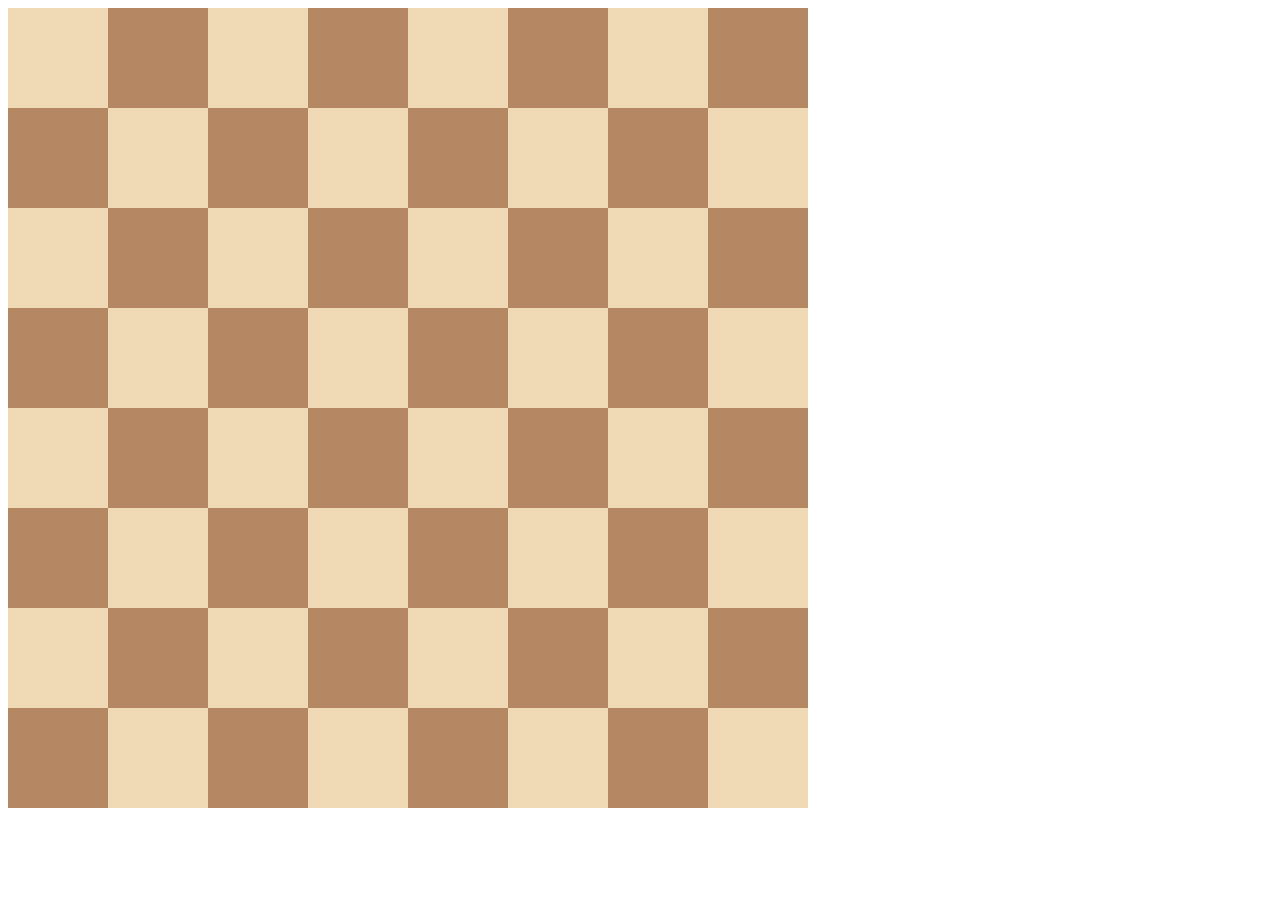
<file: CSS10.0 Display Grid/index.html>
<!DOCTYPE html>
<html>

<head>
  <title>Chessboard</title>
  <style>
    /* Write your code here */
    /* Each square should be 100px by 100px */
    /* My colours for white: #f0d9b5, black: #b58863 */

    .container{
      display: grid;
      width: 800px;
      grid-template-columns: 1fr 1fr 1fr 1fr 1fr 1fr 1fr 1fr;
      grid-template-rows: 1fr 1fr 1fr 1fr 1fr 1fr 1fr 1fr;
    }

    .white{
      height: 100px;
      width: 100px;
      background-color: #f0d9b5;
    }

    .black{
      height: 100px;
      width: 100px;
      background-color: #b58863;
    }
  </style>
</head>

<body>
  <div class="container">
    <div class="white"></div>
    <div class="black"></div>
    <div class="white"></div>
    <div class="black"></div>
    <div class="white"></div>
    <div class="black"></div>
    <div class="white"></div>
    <div class="black"></div>
    <div class="black"></div>
    <div class="white"></div>
    <div class="black"></div>
    <div class="white"></div>
    <div class="black"></div>
    <div class="white"></div>
    <div class="black"></div>
    <div class="white"></div>
    <div class="white"></div>
    <div class="black"></div>
    <div class="white"></div>
    <div class="black"></div>
    <div class="white"></div>
    <div class="black"></div>
    <div class="white"></div>
    <div class="black"></div>
    <div class="black"></div>
    <div class="white"></div>
    <div class="black"></div>
    <div class="white"></div>
    <div class="black"></div>
    <div class="white"></div>
    <div class="black"></div>
    <div class="white"></div>
    <div class="white"></div>
    <div class="black"></div>
    <div class="white"></div>
    <div class="black"></div>
    <div class="white"></div>
    <div class="black"></div>
    <div class="white"></div>
    <div class="black"></div>
    <div class="black"></div>
    <div class="white"></div>
    <div class="black"></div>
    <div class="white"></div>
    <div class="black"></div>
    <div class="white"></div>
    <div class="black"></div>
    <div class="white"></div>
    <div class="white"></div>
    <div class="black"></div>
    <div class="white"></div>
    <div class="black"></div>
    <div class="white"></div>
    <div class="black"></div>
    <div class="white"></div>
    <div class="black"></div>
    <div class="black"></div>
    <div class="white"></div>
    <div class="black"></div>
    <div class="white"></div>
    <div class="black"></div>
    <div class="white"></div>
    <div class="black"></div>
    <div class="white"></div>
  </div>
</body>

</html>
</file>
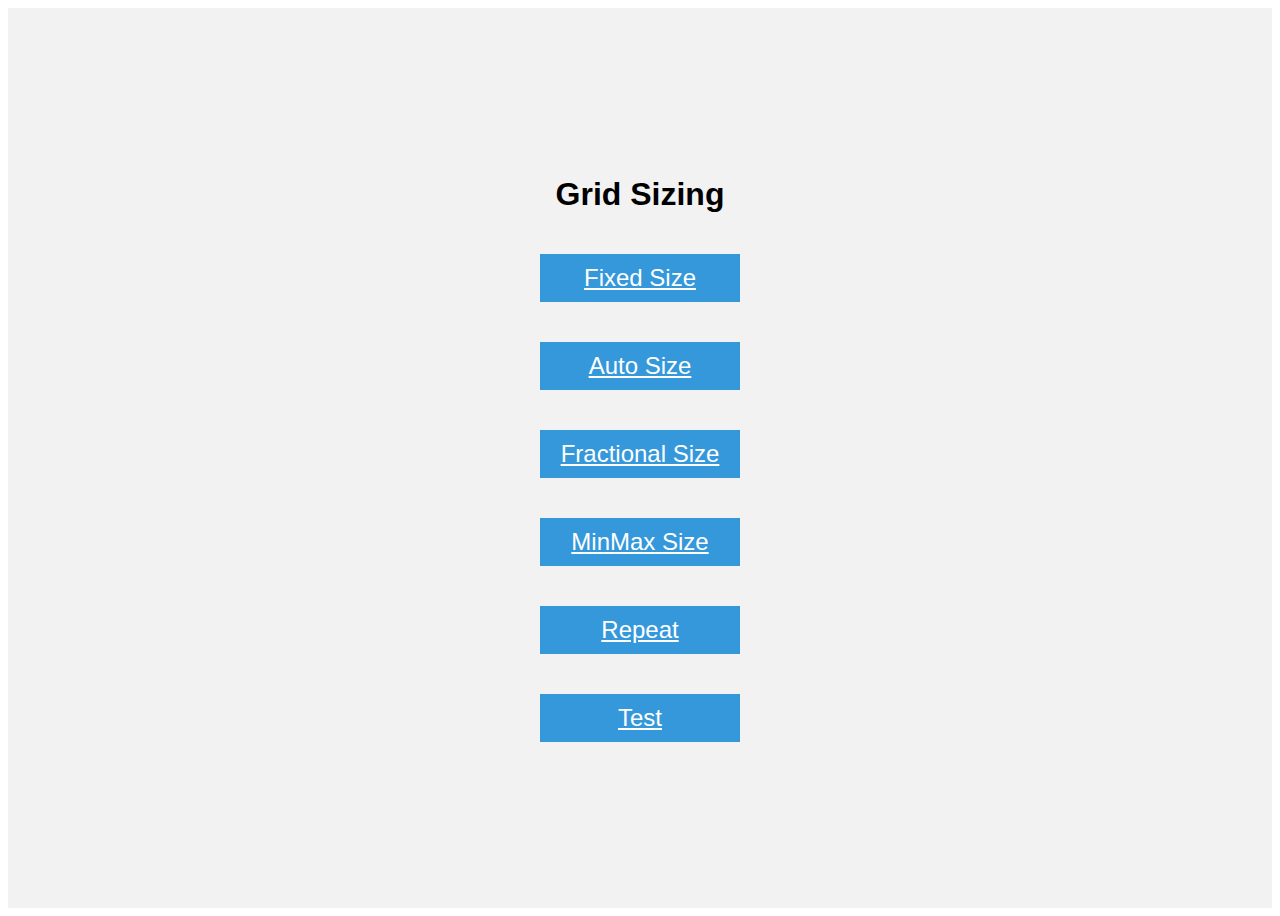
<file: CSS10.1 Grid Sizing/index.html>
<!DOCTYPE html>
<html lang="en">

<head>
  <meta charset="UTF-8">
  <meta name="google" content="notranslate">
  <meta name="viewport" content="width=device-width, initial-scale=1.0">
  <title>Grid Fundamentals</title>
  <style>
    body {
      font-family: sans-serif;
    }

    .container {
      display: flex;
      justify-content: center;
      align-items: center;
      flex-direction: column;
      height: 100vh;
      background-color: #f2f2f2;
    }

    .item {
      width: 200px;
      margin: 20px;
      background-color: #3498db;
      color: #fff;
      text-align: center;
      line-height: 2;
      font-size: 24px;
    }
  </style>
</head>

<body>
  <div class="container">
    <h1>Grid Sizing</h1>
    <a class="item" href="./fixed-size.html">Fixed Size</a>
    <a class="item" href="./auto-size.html">Auto Size</a>
    <a class="item" href="./fractional-size.html">Fractional Size</a>
    <a class="item" href="./minmax-size.html">MinMax Size</a>
    <a class="item" href="./repeat.html">Repeat</a>
    <a class="item" href="./test.html">Test</a>


  </div>
</body>

</html>
</file>
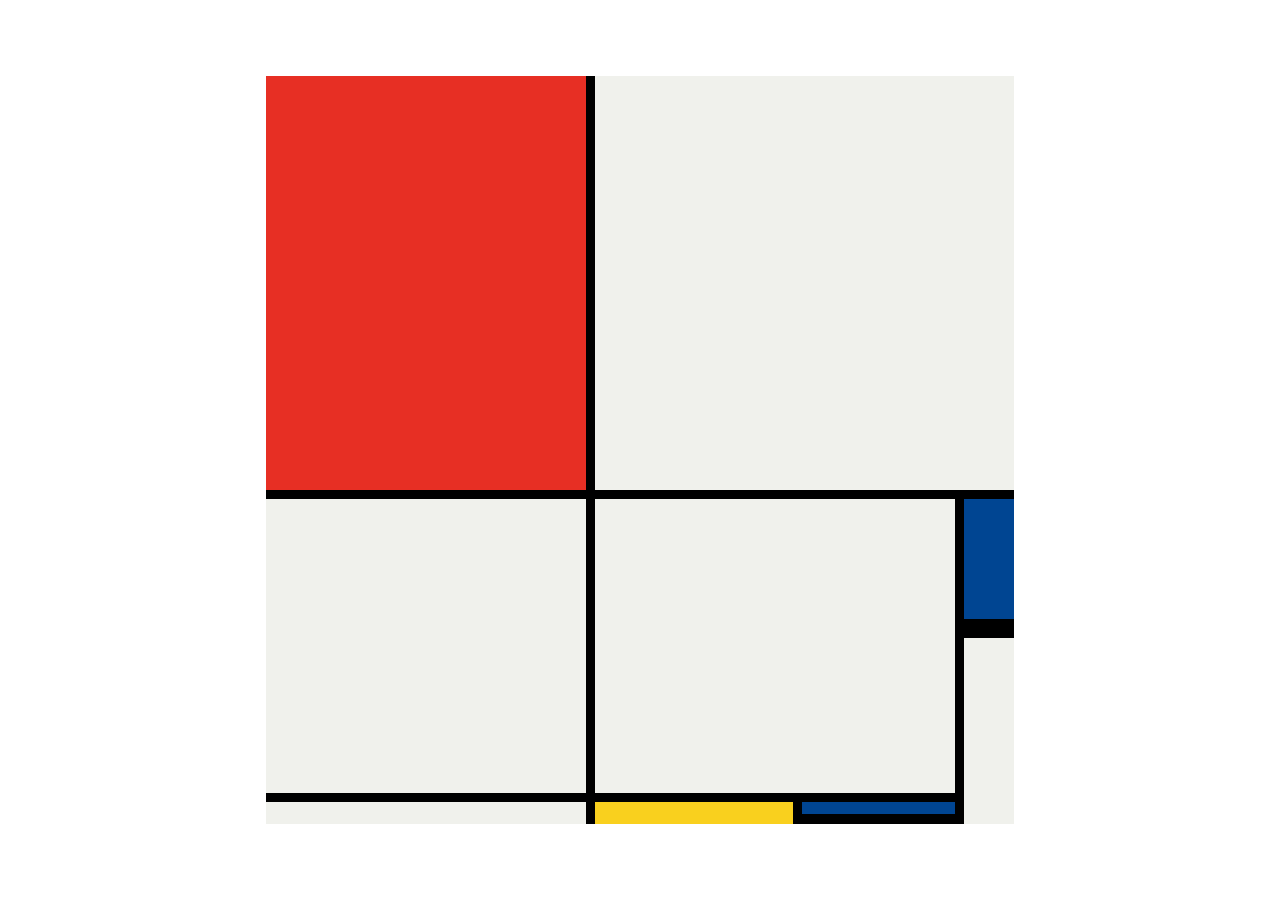
<file: CSS10.3 Mondrian Project/index.html>
<!DOCTYPE html>
<html lang="en">

<head>
  <meta charset="UTF-8">
  <meta name="viewport" content="width=device-width, initial-scale=1.0">
  <title>Mondrian Project</title>
  <style>
    /* 
    Write your CSS here 
    Gap Colour: #000
    White: #F0F1EC
    Red: #E72F24
    Black: #232629
    Blue: #004592
    Yellow: #F9D01E

    For dimensions, see dimensions.png image.
    HINT: Remember you can't change the properties of grid lines.
    But grid lines are transparent!
    */
    body {
      display: flex;
      justify-content: center;
      align-items: center;
      height: 100vh;
      margin: 0;
      padding: 0;
    }

    .container {
      height: 748px;
      width: 748px;
      display: grid;
      background-color: #000;
      grid-template-columns: 320px 198px 153px 50px;
      grid-template-rows: 414px 130px 155px 22px;
      gap: 9px;
    }

    .item {
      background-color: #F0F1EC;
    }

    .red {
      background-color: #E72F24;
    }

    .white1 {
      grid-column: span 3;
    }

    .white2 {
      grid-row: span 2;
    }

    .white3 {
      grid-area: 2 / 2 / 4 /4
    }

    .blue {
      background-color: #004592;
      border-bottom: 10px solid #000;
    }

    .white4 {
      grid-row: span 2;
    }

    .yellow {
      background-color: #F9D01E;
    }

    .black {
      background-color: #232629;
    }

  </style>
</head>

<body>
  <!-- Write your HTML here -->
  <div class="container">
      <div class="item red"></div>
      <div class="item white1"></div>
      <div class="item white2"></div>
      <div class="item white3"></div>

      <div class="item blue"></div>
      <div class="item white4"></div>

      <div class="item"></div>
      <div class="item yellow"></div>
      <div class="item blue"></div>
  </div>
</body>

</html>
</file>
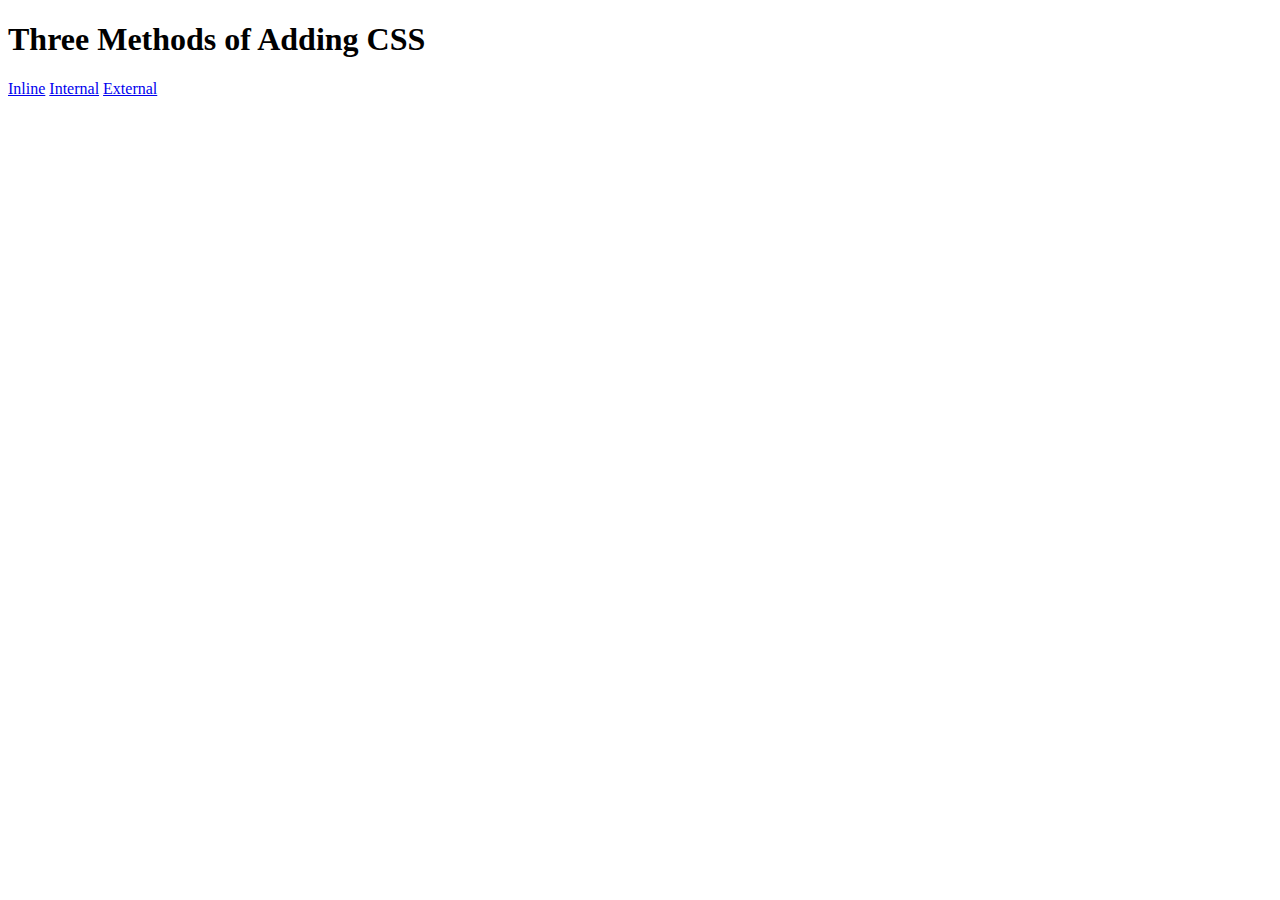
<file: CSS5.1. Adding CSS/index.html>
<!DOCTYPE html>
<html lang="en">

<head>
  <meta charset="UTF-8">
  <title>Adding CSS</title>
</head>

<body>
  <h1>Three Methods of Adding CSS</h1>
  <!-- Create 3 Links to The 3 Webpages: inline, internal and external -->
  
    <a href="./inline.html">Inline</a>
    <a href="./internal.html">Internal</a>
    <a href="./external.html">External</a>
</body>

</html>
</file>
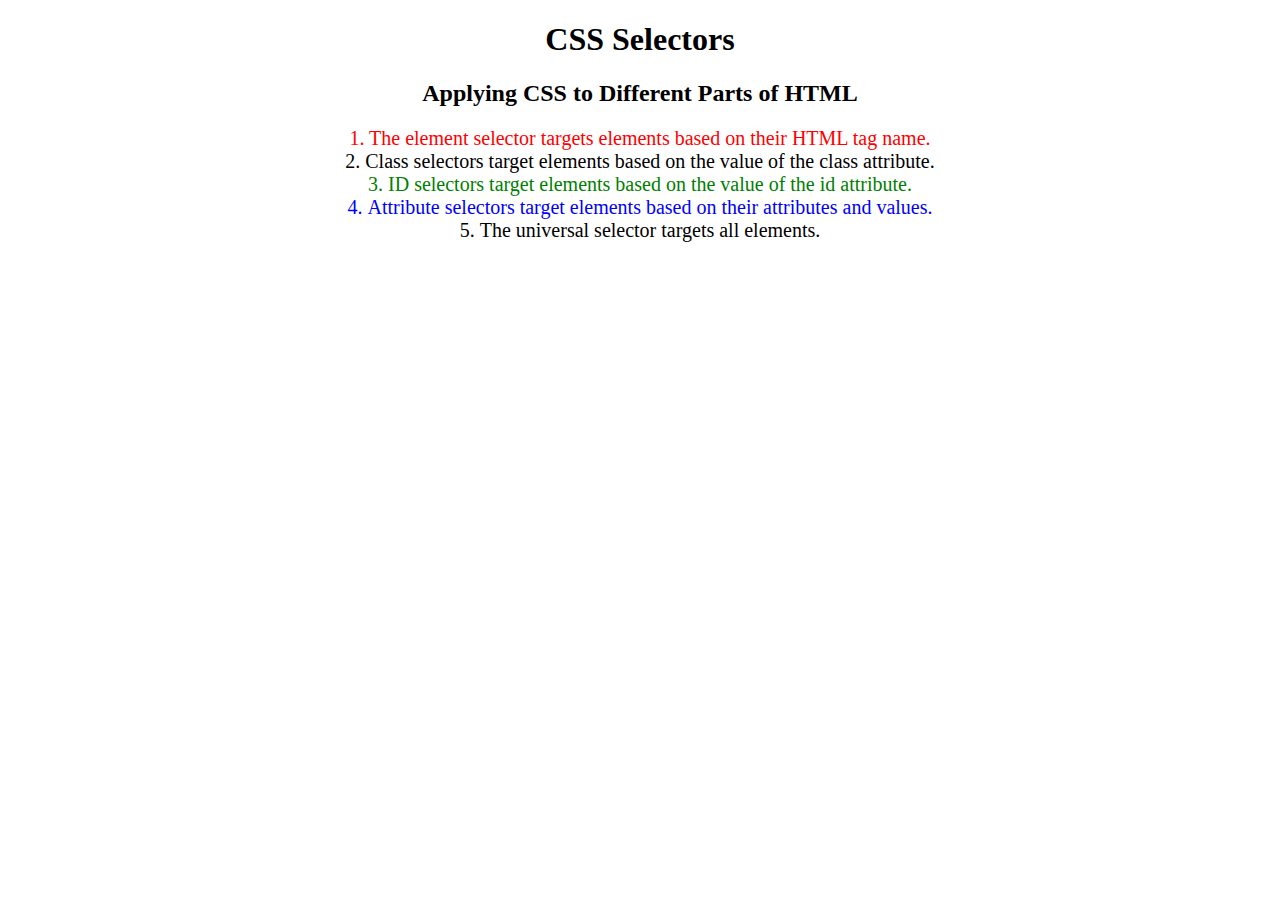
<file: CSS5.3 CSS Selectors/index.html>
<!DOCTYPE html>
<html lang="en">

<head>
  <meta charset="UTF-8">
  <title>CSS Selectors</title>
  <link rel="stylesheet" href="./style.css" />
</head>

<body>
  <h1>CSS Selectors</h1>
  <h2>Applying CSS to Different Parts of HTML</h2>
  <!-- TODO 1: Set the CSS for all paragraph tags to "color: red" -->
  <p class="note">1. The element selector targets elements based on their HTML tag name.</p>

  <ol>
    <!-- TODO 2: Set the CSS for all elements with a class of "note" to "font-size: 20px" -->
    <li class="note" value="2">Class selectors target elements based on the value of the class attribute.</li>

    <!-- TODO 3: Set the CSS for the element with an id of "id-selector-demo" to "color: green" -->
    <li class="note" id="id-selector-demo" value="3">ID selectors target elements based on the value of the id
      attribute.</li>

    <!-- TODO 4: Set the CSS for the li elements that have the "value" attribute set to "4" to have "color: blue" -->
    <li class="note" value="4">Attribute selectors target elements based on their attributes and values.</li>

    <!-- TODO 5: Set all elements to have "text-align: center" -->
    <li class="note" value="5">The universal selector targets all elements.</li>
  </ol>
</body>

</html>
</file>
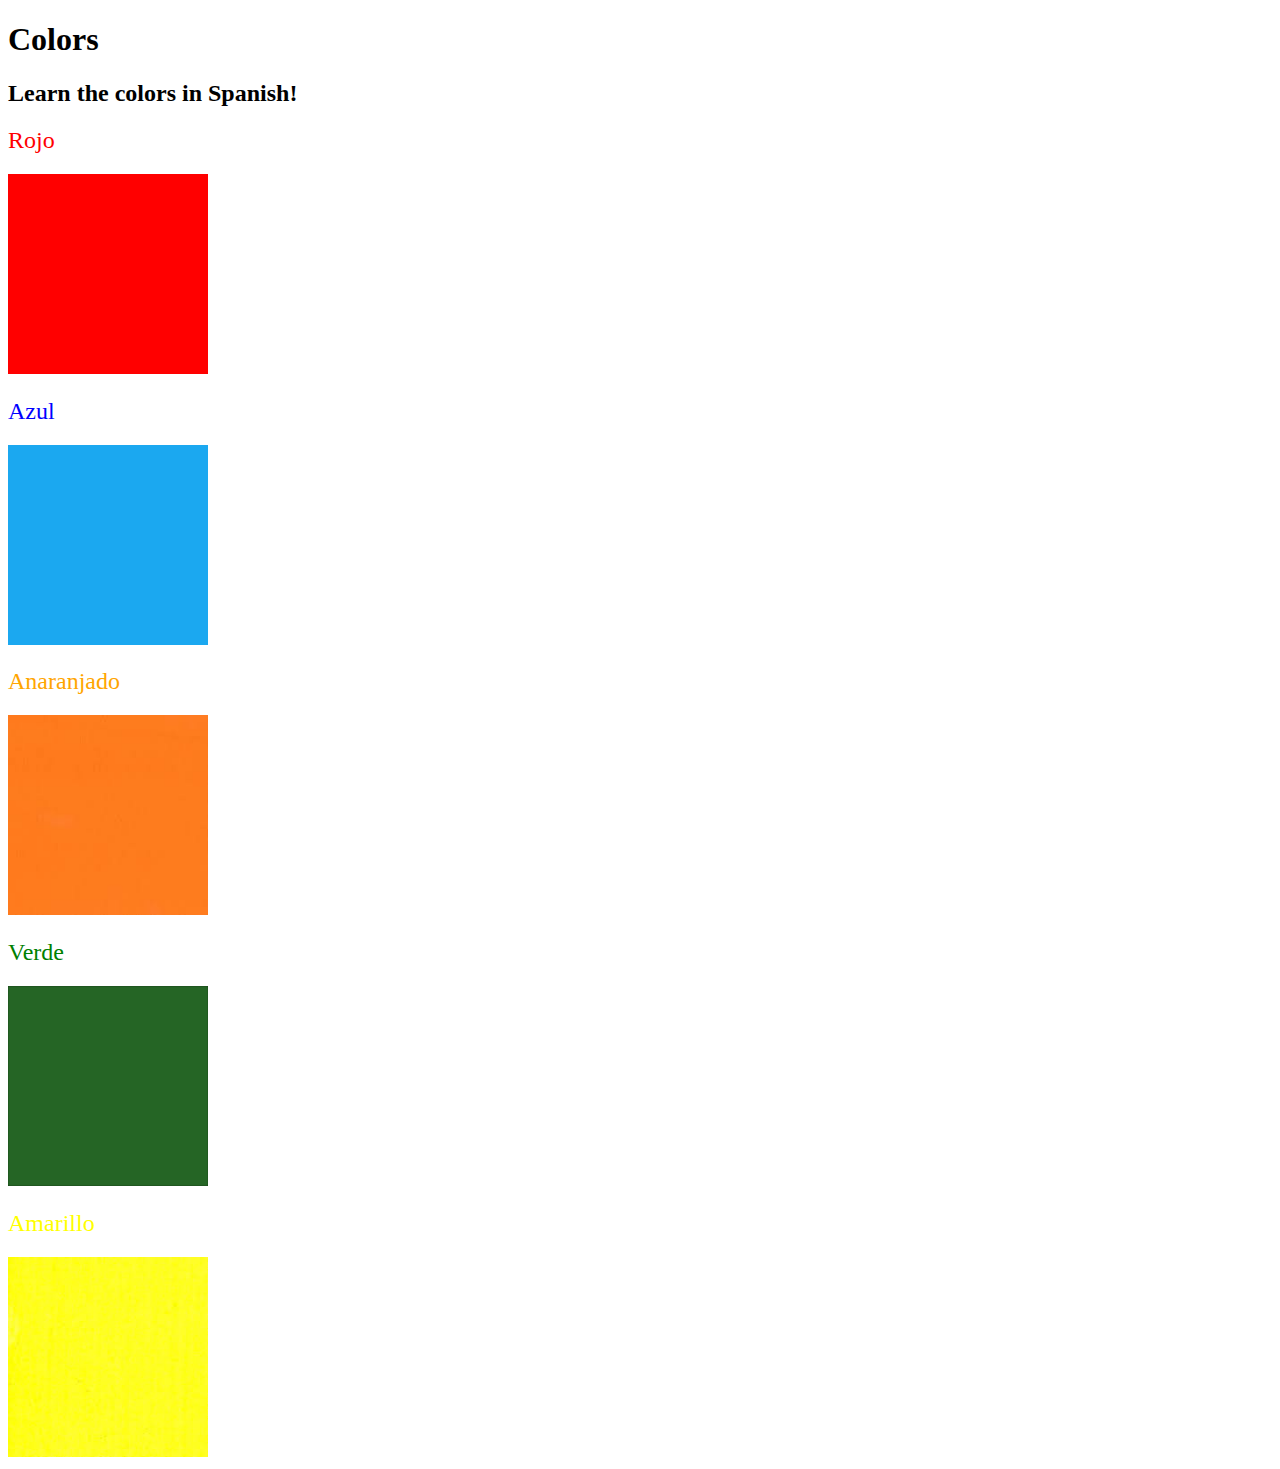
<file: CSS5.4 Color Vocab Project/index.html>
<!DOCTYPE html>
<html lang="en">

<head>
  <meta charset="UTF-8">
  <title>Spanish Vocabulary</title>
  <link rel="stylesheet" href="./style.css" />
</head>

<body>
  <h1>Colors</h1>
  <h2>Learn the colors in Spanish!</h2>
  <h2 class="color-title" id="red">Rojo</h2>
  <img class="color" src="./assets/images/red.png" alt="red" />

  <h2 class="color-title" id="blue">Azul</h2>
  <img src="./assets/images/blue.png" alt="blue" />

  <h2 class="color-title" id="orange">Anaranjado</h2>
  <img src="./assets/images/orange.png" alt="orange" />

  <h2 class="color-title" id="green">Verde</h2>
  <img src="./assets/images/green.png" alt="green" />

  <h2 class="color-title" id="yellow">Amarillo</h2>
  <img src="./assets/images/yellow.png" alt="yellow" />
</body>

</html>

<!-- 
TODOs
IMPORTANT: You should not need to make ANY CHANGES to index.html
All code should be written in your CSS file.

1. Create a CSS file and incorporate it as an external stylesheet.
2. Use CSS to style each of the color titles to meaning. 
Hint: Use the id to help if you don't know the words in spanish.
3. Use CSS to change all the color titles to have "font-weight: normal;"
4. Use CSS (not HTML) to make all the images 200px heigh and 200px wide. 
Hint: 
https://developer.mozilla.org/en-US/docs/Web/CSS/height
https://developer.mozilla.org/en-US/docs/Web/CSS/width
-->
</file>
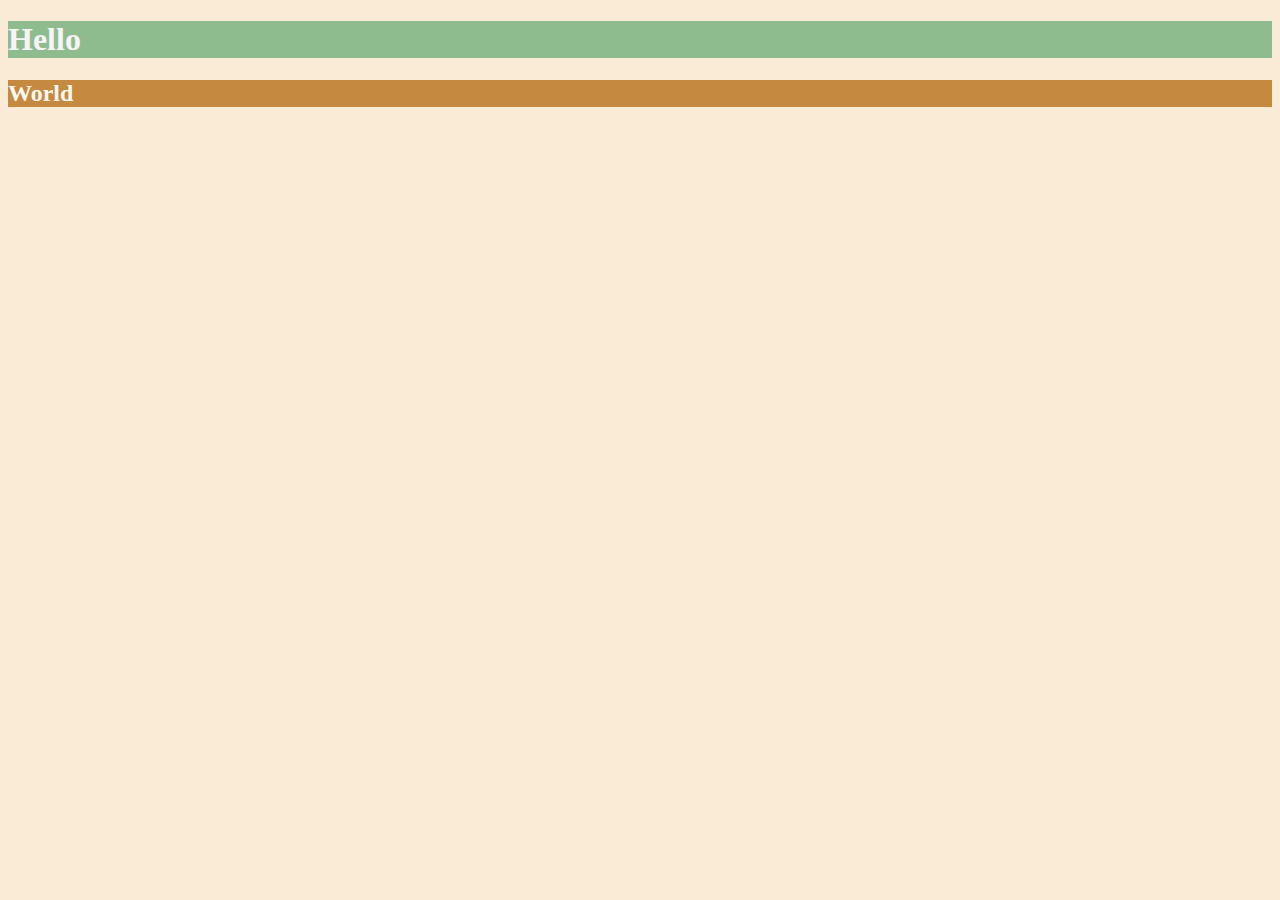
<file: CSS6.0 CSS Colors/index.html>
<!DOCTYPE html>
<html lang="en">

<head>
  <meta charset="UTF-8">
  <title>Colors</title>
  <style>
  /* Write your CSS code here. */
    /* 1. Make the background of the webpage "antiquewhite"
    2. Make the h1 "whitesmoke"
    3. Make the background of the h1 "darkseagreen"
    4. Make the h2 #FAF8F1
    5. Make the background of the h2 "#C58940" */
    html{
      background-color: antiquewhite;
    }

    h1{
      background-color: darkseagreen;
      color: whitesmoke;
    }

    h2{
      color: #FAF8F1;
      background-color: #C58940;
    }

  </style>
</head>

<body>
  <h1>Hello</h1>
  <h2>World</h2>
</body>

</html>
</file>
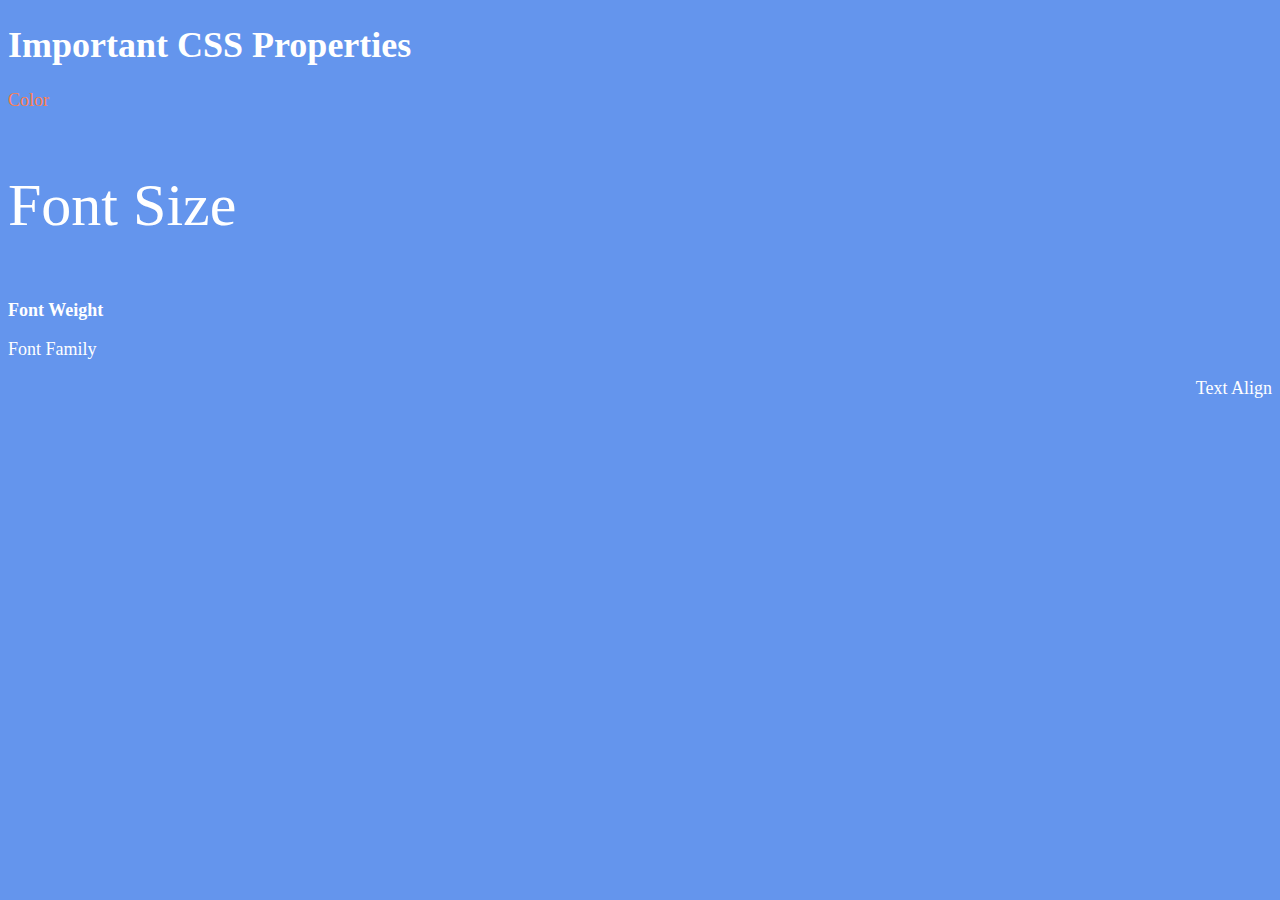
<file: CSS6.1Font Properties/index.html>
<!DOCTYPE html>
<html lang="en">

<head>
  <meta charset="UTF-8">
  <title>CSS Properties</title>
  <style>
    body {
      background-color: cornflowerblue;
      color: white;
      font-size: 18px;
    }

    /* Don't change the CSS above, add Your CSS below */

    .color{
      color: coral;
    }
    
    .size{
      font-size: 2rem;
    }

    .weight{
      font-weight: 900;
    }

    .family{
      font-family: "Cavet", cursive;
    }

    .align{
      text-align: right;
    }

    html{
      font-size: 30px;
    }
    
  </style>
  <link rel="preconnect" href="https://fonts.googleapis.com">
  <link rel="preconnect" href="https://fonts.gstatic.com" crossorigin>
  <link href="https://fonts.googleapis.com/css2?family=Caveat&display=swap" rel="stylesheet">
</head>

<body>
  <h1>Important CSS Properties</h1>
  <p class="color">Color</p>
  <p class="size">Font Size</p>
  <p class="weight">Font Weight</p>
  <p class="family">Font Family</p>
  <p class="align">Text Align</p>

  <!-- TODOs
  1. Change the color of <p>Color</p> to "coral" color.
  2. Change the font size of <p>Font Size</p> to 2X the size of the root font size.
  3. Change the font weight of <p>Font Weight</p> to 900.
  4. Change the font family of <p>Font Family</p> to the Google font Caveat with regular (400) font weight.
  Link: https://fonts.google.com/specimen/Caveat
  5. Change the <p>Text Align</p> to right align.
  6. Change the the root (html element) font size to 30px -->
</body>

</html>
</file>
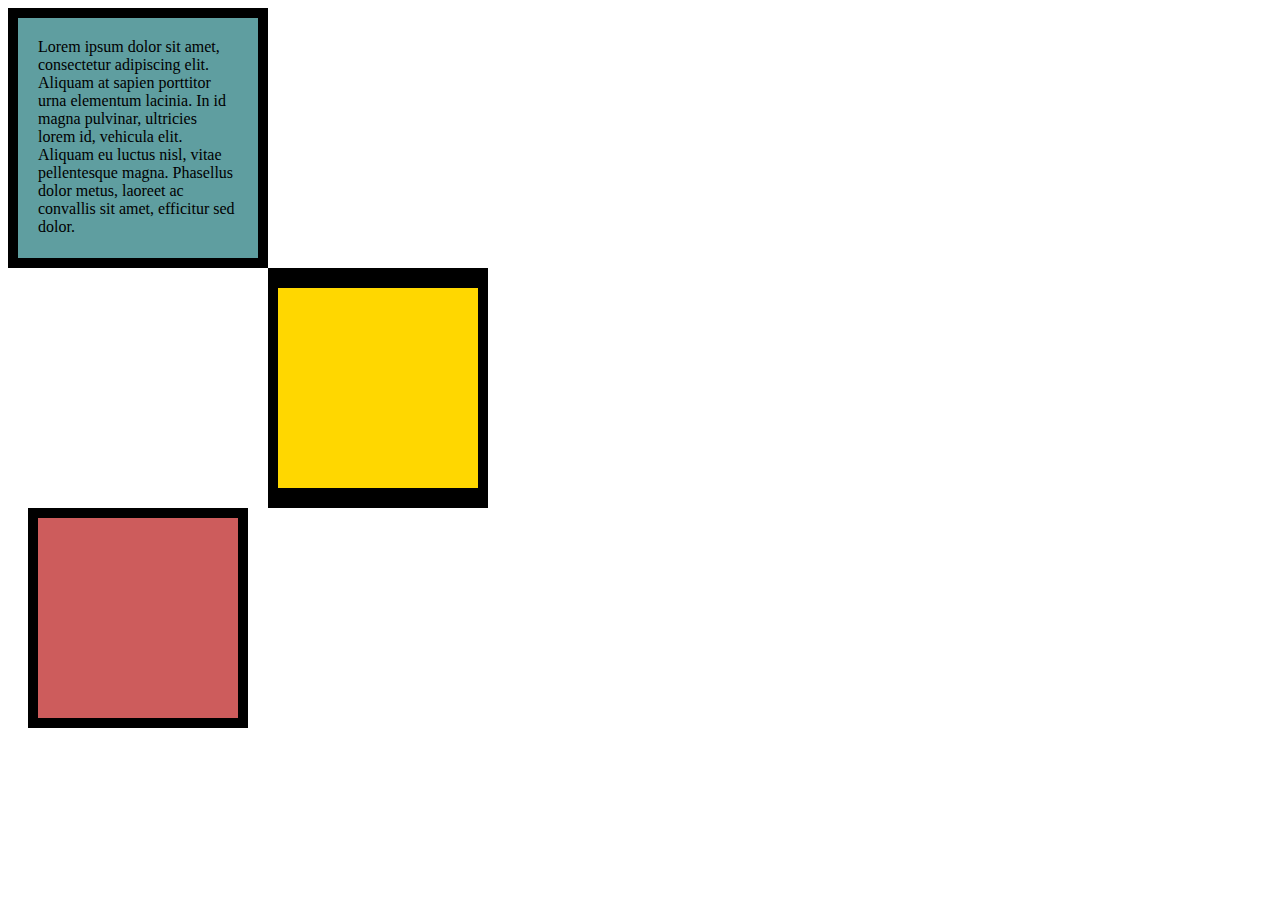
<file: CSS6.3 CSS Box Model/index.html>
<!DOCTYPE html>
<html lang="en">

<head>
  <meta charset="UTF-8">
  <title>CSS Box Model</title>
  <style>
    /* Write your CSS code here */

    div{
      height: 200px;
      width: 200px;
    }

    .first{
      background-color: cadetblue ;
      border: 10px solid black;
      padding: 20px;
    }

    .second{
      background-color: gold;
      border: solid black;
      border-width: 20px 10px;
      margin-left: 260px;
    }

    .third{
      background-color: indianred;
      border: 10px solid black;
      margin-left: 20px;
    }

    p{
      margin: 0;
    }
  </style>
</head>

<body>


  <!-- TODOs:
1. Create 3 Boxes using the div element.
2. Set their sizes to 200px heigh by 200px wide.
3. Set different background colors for each of the boxes (I used cadetblue, gold and indianred).
4. Add a paragraph <p> element into the first div and add the following words:
    Lorem ipsum dolor sit amet, consectetur adipiscing elit. Aliquam at sapien porttitor urna elementum lacinia. In
    id magna pulvinar, ultricies lorem id, vehicula elit. Aliquam eu luctus nisl, vitae pellentesque magna. Phasellus
    dolor metus, laoreet ac convallis sit amet, efficitur sed dolor.
5. Set the 1st div to have 20px padding all around with a black 10px border.
6. Fix the style of the <p> element to remove all margins.
Hint: Use the CSS inspector in Chrome.
7. Set the 2nd div to have a 20px border on top and bottom and 10px border left and right. (See goal image)
8. Set the 3rd div to have a 10px border 
9. Set the margins for the divs so that each box corner touches the other. (See the goal image)
-->
<div class="first">
<p>
    Lorem ipsum dolor sit amet, consectetur adipiscing elit. Aliquam at sapien porttitor urna elementum lacinia. In
    id magna pulvinar, ultricies lorem id, vehicula elit. Aliquam eu luctus nisl, vitae pellentesque magna. Phasellus
    dolor metus, laoreet ac convallis sit amet, efficitur sed dolor.
</p>
</div>

<div class="second">

</div>

<div class="third">

</div>
</body>

</html>
</file>
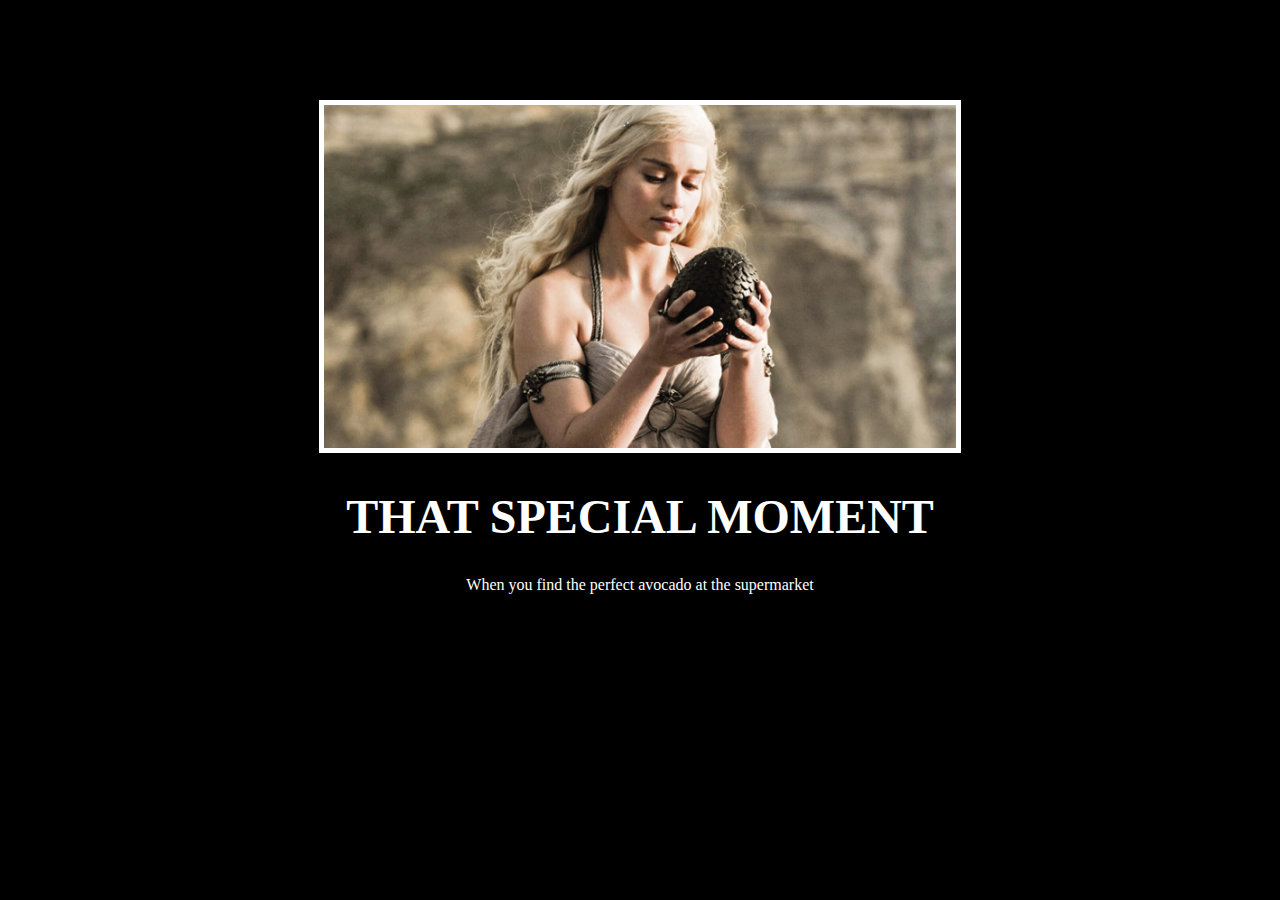
<file: CSS6.4 Motivation Meme Project/index.html>
<!-- 
  TODO: Create a motivational post website.
Style it how ever you like. 
Look at the goal image for inspiration.
But it must have the following features:
1. The main h1 text should be using the Regular Libre Baskerville Font from Google Fonts:
  https://fonts.google.com/specimen/Libre+Baskerville
2. The text should be white and background black.
3. Add your own image into the images folder inside assets. It should have a 5px white border.
4. The text should be center aligned.
5. Create a div to contain the h1, p and img elements. Adjust the margins so that the image and text are centered on the page. 
  Hint: You horizontally center a div by giving it a width of 50% and a margin-left of 25%.
  Hint: Set the image to have a width of 100% so it fills the div. 
6. Read about the text-transform property on MDN docs to make the h1 uppercase with CSS.
  https://developer.mozilla.org/en-US/docs/Web/CSS/text-transform 
-->
<!DOCTYPE html>
<html lang="en">
<head>
  <meta charset="UTF-8">
  <meta name="viewport" content="width=device-width, initial-scale=1.0">
  <title>Motivational Poster</title>
  <link rel="stylesheet" href="./style.css">
</head>
<body>
  <div class="poster">
    <img class="motivation-img" src="./assets/images/daenerys.jpeg" src="daenerys with egg" />
    <h1>That Special Moment</h1>
    <p>When you find the perfect avocado at the supermarket</p>
  </div>
</body>
</html>
</file>
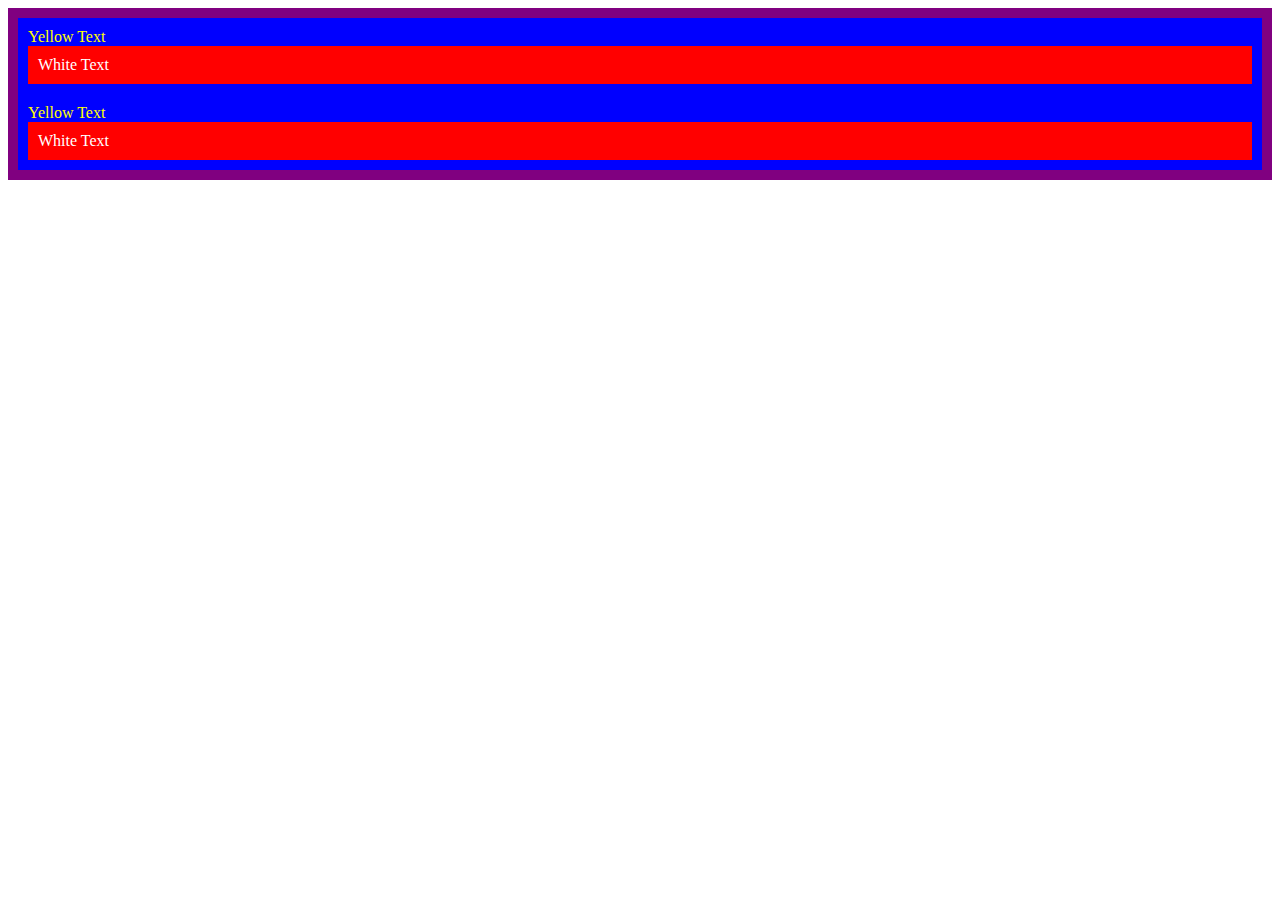
<file: CSS7.0 CSS Cascade/index.html>
<!DOCTYPE html>
<html lang="en">

<head>
  <meta charset="UTF-8">
  <title>CSS Cascade</title>
  <link rel="stylesheet" href="./style.css">
</head>

<body>
  <div id="outer-box" class="box">
    <div class="box">
      <p>Yellow Text</p>
      <div class="box inner-box">
        <p class="white-text">White Text</p>
      </div>
    </div>
    <div class="box">
      <p>Yellow Text</p>
      <div class="box inner-box">
        <p class="white-text">White Text</p>
      </div>
    </div>
  </div>
</body>

</html>
</file>
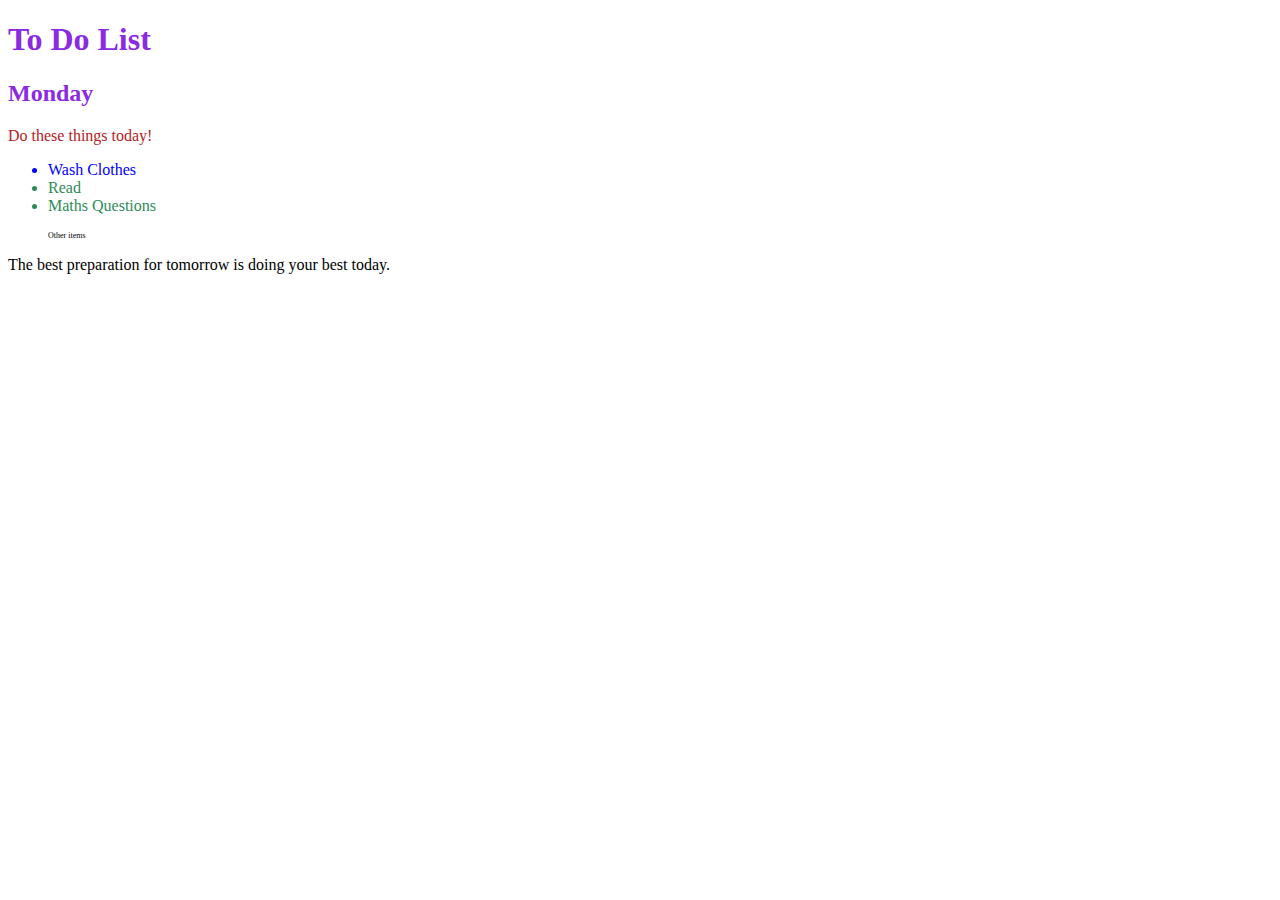
<file: CSS7.1 Combining Selectors/index.html>
<!DOCTYPE html>
<html lang="en">

<head>
  <meta charset="UTF-8">
  <title>Combining CSS Selectors</title>
  <link rel="stylesheet" href="./style.css">
</head>

<!-- Don't change any of the HTML code! -->

<body>
  <h1>To Do List</h1>
  <h2>Monday</h2>
  <div class="box">
    <p class="done">Do these things today!</p>
    <ul class="list">
      <li>Wash Clothes</li>
      <li class="done">Read</li>
      <li class="done">Maths Questions</li>
    </ul>
  </div>

  <ul>
    <p class="done">Other items</p>
  </ul>
  <p>The best preparation for tomorrow is doing your best today.</p>

</body>

</html>
</file>
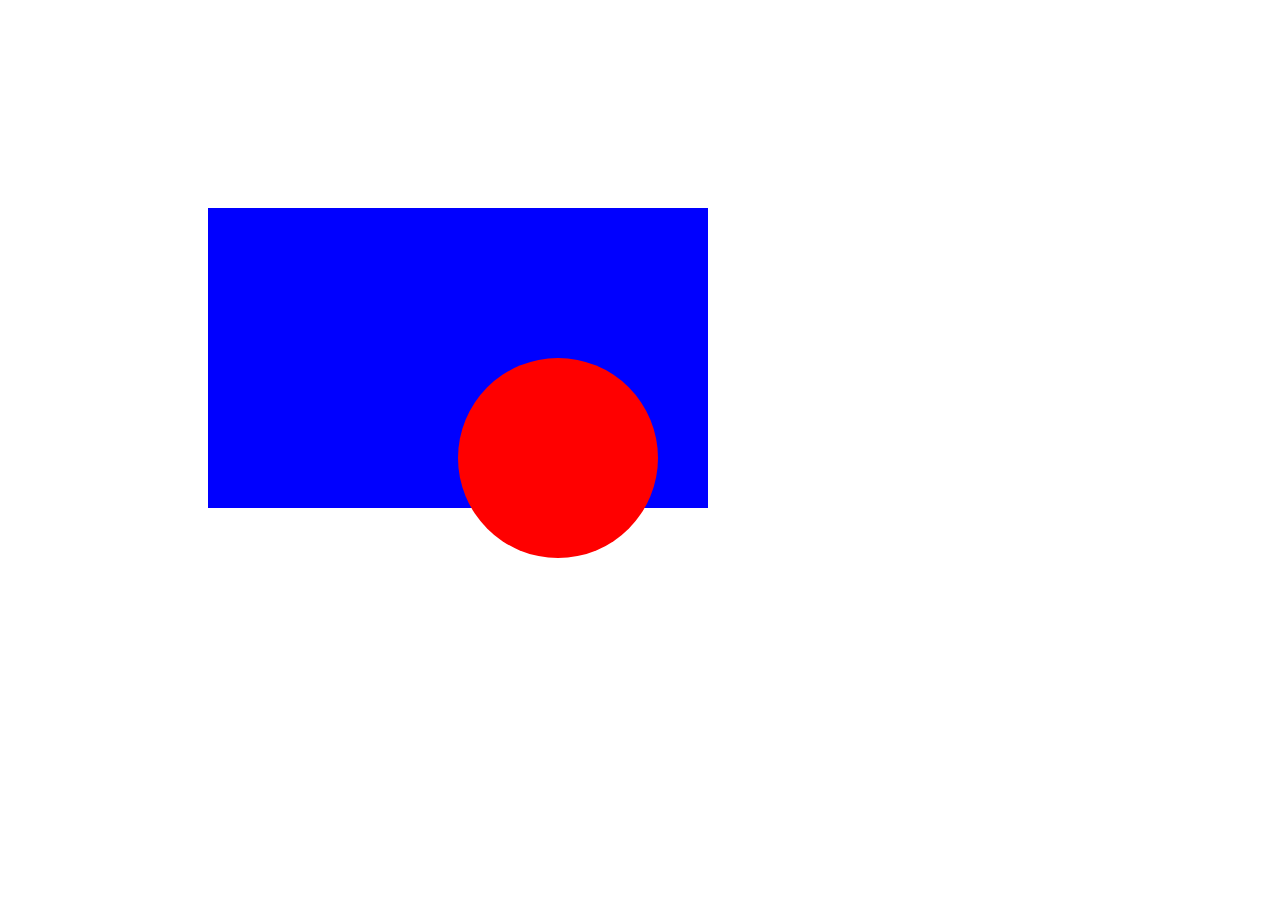
<file: CSS7.2 CSS Positioning/index.html>
<!DOCTYPE html>
<html>

<head>
  <title>CSS Positioning Exercise</title>
  <style>
    /* Write your code here */
    .red-circle{
      background-color: red;
      width: 200px;
      height: 200px;
      border-radius: 50%;
      position: absolute;
      top: 150px;
      left: 250px;
    }
    
    .blue-box{
      background-color: blue;
      height: 300px;
      width: 500px;
      position: relative;
      top: 200px;
      left: 200px;
    }
  </style>
</head>

<body>
  <div class="blue-box">
    <div class="red-circle">
    </div>
  </div>

</body>

</html>
</file>
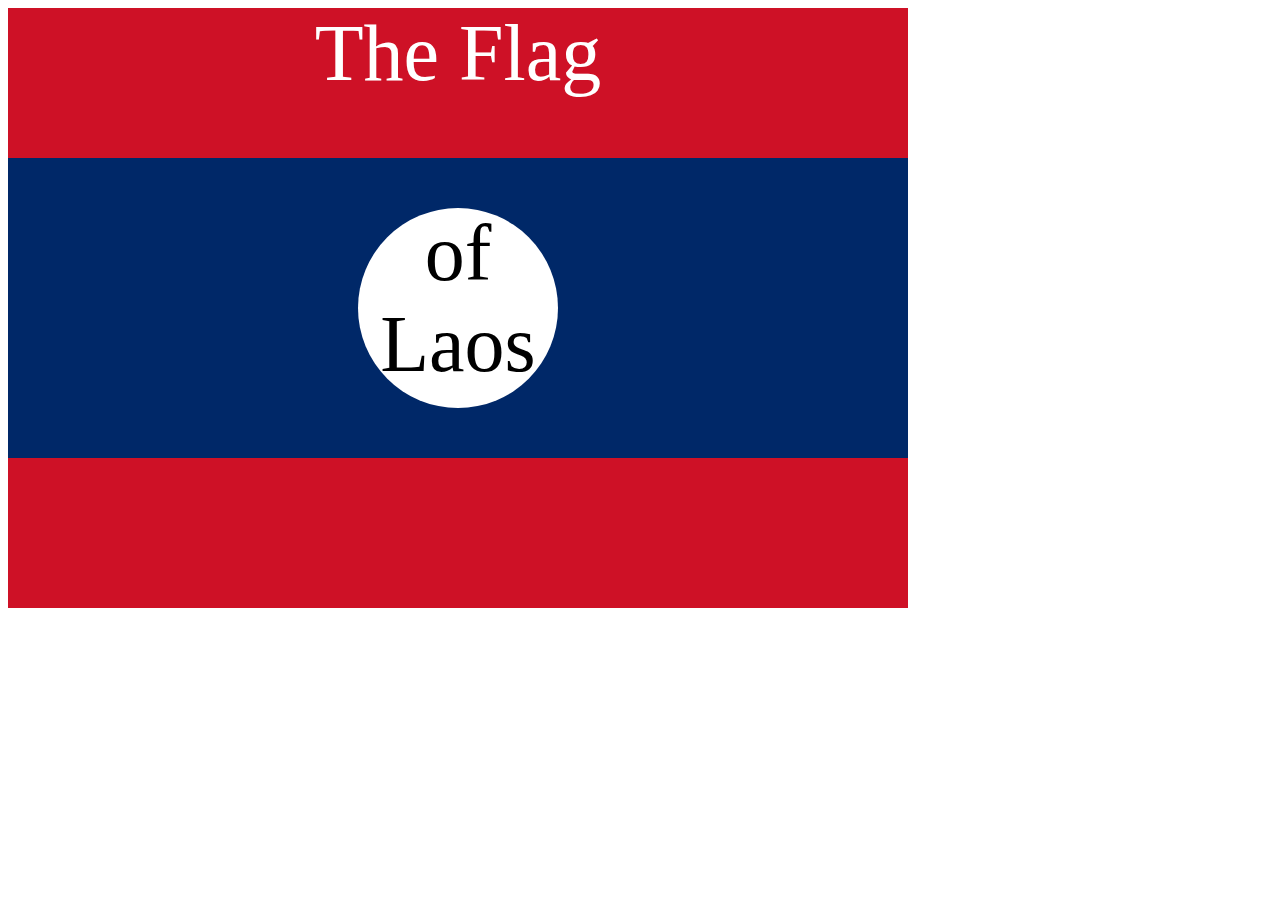
<file: CSS7.3 CSS Flag Project/index.html>
<!DOCTYPE html>
<html lang="en">

<head>
  <meta charset="UTF-8">
  <title>CSS Flag Project</title>
  <style>
    /* Write your CSS Code here */
    .flag{
      height: 600px;
      width: 900px;
      background-color: #CE1126;
      position: relative;
    }
    .flag > div{
      background-color: #002868;
      position: absolute;
      height: 300px;
      width: 100%;
      top: 150px;
    }

    .flag > div > div{
      background-color: white;
      height: 200px;
      width: 200px;
      border-radius: 50%;
      position: absolute;
      top: 50px;
      left: 350px;
    }

    p {
      font-size: 5rem;
      color: white;
      text-align: center;
      padding: 0;
      margin: 0;
    }

    .flag>div div p {
      color: black;
    }
    
  </style>
</head>

<!-- 
  IMPORTANT! Do not change any HTML
Don't add any classes/ids/elements 
Use what you know about combining selectors 
and CSS specificity instead.
Hint 1: The flag is 900px by 600px and the circle is 200px by 200px.
Hint 2: You can use CSS inspection to get the colors from
https://appbrewery.github.io/flag-of-laos/
-->

<body>
  <div class="flag">
    <p>The Flag</p>
    <div>
      <div>
        <p>of Laos</p>
      </div>
    </div>
  </div>
</body>

</html>
</file>
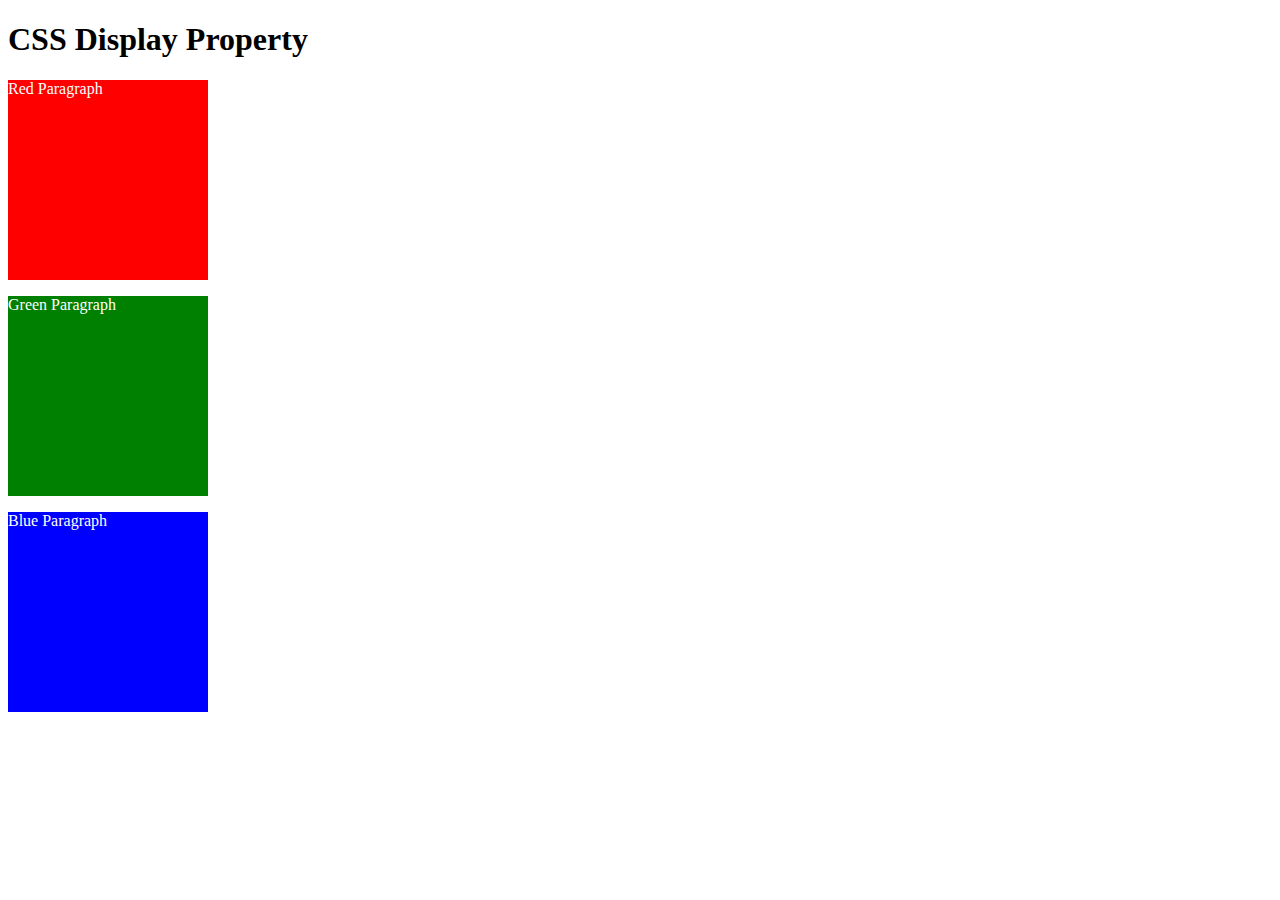
<file: CSS8.0 CSS Display/index.html>
<!DOCTYPE html>
<html>

<!-- 
  TODO
1. By changing only the display property of the CSS make all 3 squares line up horizontally like in goal1 image.
2. Change only the display property to make all 3 squares line up vertically like in goal2 image. 
-->

<head>
  <title>CSS Display Property Example</title>
  <style>
    p {
      color: white;
    }

    .red {
      display: block;
      width: 200px;
      height: 200px;
      background-color: red;
    }

    .green {
      display: block;
      width: 200px;
      height: 200px;
      background-color: green;
    }

    .blue {
      display: block;
      width: 200px;
      height: 200px;
      background-color: blue;
    }
  </style>
</head>


<body>
  <h1>CSS Display Property</h1>
  <p class="red">Red Paragraph </p>
  <p class="green">Green Paragraph</p>
  <p class="blue">Blue Paragraph</p>
</body>

</html>
</file>
<file: CSS5.3 CSS Selectors/style.css>
ol {
  margin-left: -40px;
  margin-top: -20px;
  list-style-position: inside;
}

/* Write your CSS below, don't change the rules above. */

p{
  color: red;
}

.note{
  font-size: 20px;
}

#id-selector-demo{
  color: green;
}

li[value="4"]{
  color: blue;
}

*{
  text-align: center;
}
</file>
<file: CSS5.4 Color Vocab Project/style.css>
#blue{
    color: blue;
}

#red{
    color: red;
}

#orange{
    color: orange;
}

#green{
    color: green;
}

#yellow{
    color: yellow;
}

.color-title{
    font-weight: normal;
}

img{
    height: 200px;
    width: 200px;
}
</file>
<file: CSS6.4 Motivation Meme Project/style.css>
html{
    background-color: black;
}

.poster{
    color: white;
    text-align: center;
    margin-top: 100px;
    font-family: "Libre Baskerville", serif;
}

img{
    border: 5px solid white;
    width: 50%;
}

h1{
    text-transform: uppercase;
    font-size: 3rem;
}
</file>
<file: CSS7.0 CSS Cascade/style.css>
/* Don't change the existing CSS. */

.box {
  background-color: blue;
  padding: 10px;
}

p {
  color: yellow;
  margin: 0;
  padding: 0;
}

.inner-box{
  background-color: red;
}

.white-text{
  color: white;
}

#outer-box{
  background-color: purple;
}
</file>
<file: CSS7.1 Combining Selectors/style.css>
/* Write your code here: */
h1, h2{
    color: blueviolet;
}

.box > .done{
    color: firebrick;
}

.box .list{
    color: blue;
}

li.done{
    color: seagreen;
}

ul p.done{
    font-size: 0.5rem;;
}
</file>
